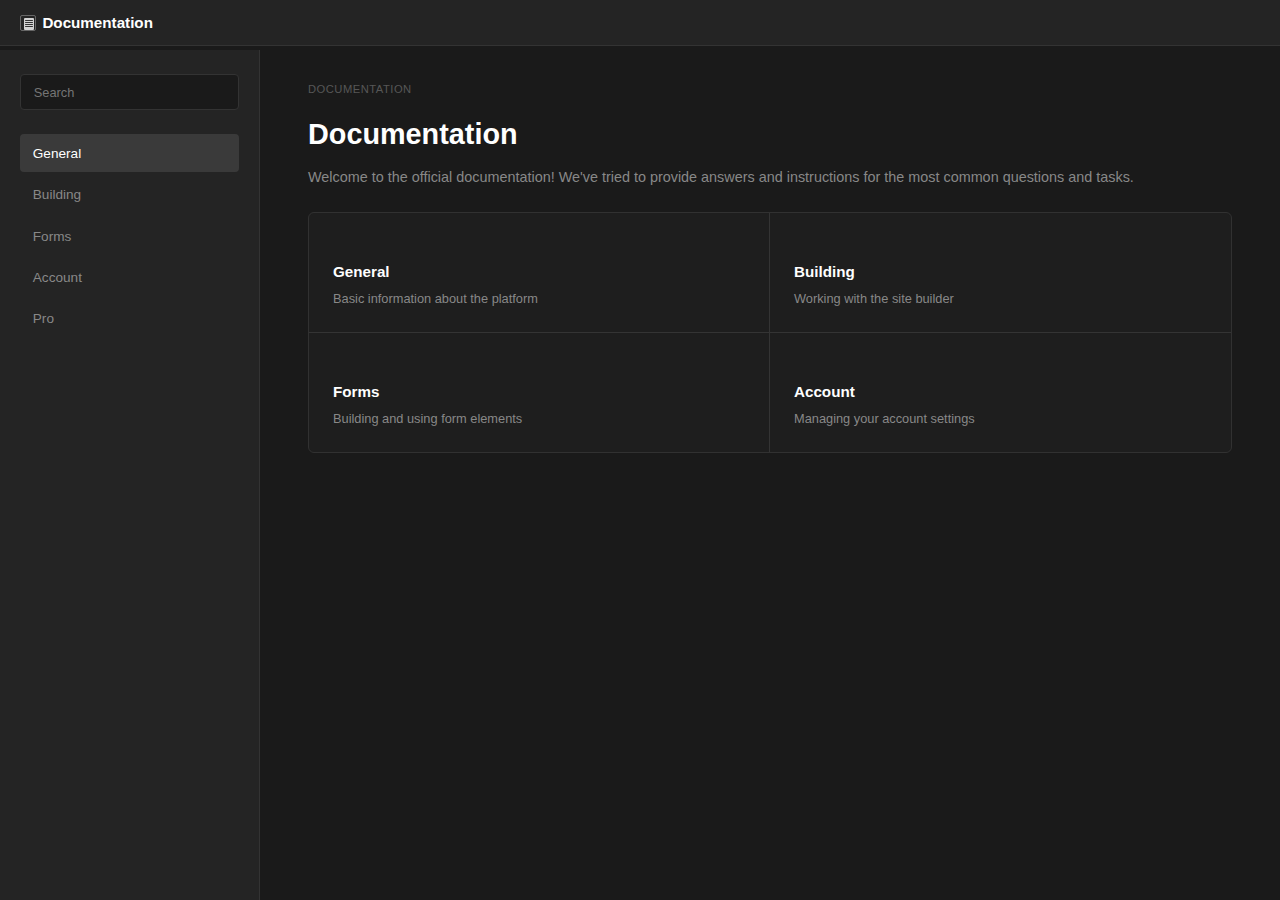
<file: index.html>
<!DOCTYPE html>
<html lang="en">
<head>
    <meta charset="UTF-8">
    <meta name="viewport" content="width=device-width, initial-scale=1.0">
    <title>Documentation</title>
    <link rel="stylesheet" href="styles.css">
</head>
<body>
   <header class="header">
    <div class="logo">
        <div class="logo-icon"></div>
        Documentation
    </div>
    <button class="hamburger" onclick="toggleSidebar()">
        <span></span>
        <span></span>
        <span></span>
    </button>
</header>

    <div class="container">
        <nav class="sidebar">
            <input type="text" placeholder="Search" class="search-input">
            <ul class="nav-menu">
                <li><a href="index.html" class="nav-link active">General</a></li>
                <li><a href="building.html" class="nav-link">Building</a></li>
                <li><a href="forms.html" class="nav-link">Forms</a></li>
                <li><a href="account.html" class="nav-link">Account</a></li>
                <li><a href="pro.html" class="nav-link">Pro</a></li>
            </ul>
        </nav>

        <main class="main-content">
    <div class="content-breadcrumb">DOCUMENTATION</div>
            <h1>Documentation</h1>
            <p>Welcome to the official documentation! We've tried to provide answers and instructions for the most common questions and tasks.</p>
            
            <div class="content-table">
                <div class="content-item">
                    <h3>General</h3>
                    <p>Basic information about the platform</p>
                </div>
                <div class="content-item">
                    <h3>Building</h3>
                    <p>Working with the site builder</p>
                </div>
                <div class="content-item">
                    <h3>Forms</h3>
                    <p>Building and using form elements</p>
                </div>
                <div class="content-item">
                    <h3>Account</h3>
                    <p>Managing your account settings</p>
                </div>
            </div>
        </main>
    </div>

    <script src="script.js"></script>
</body>
</html>
</file>
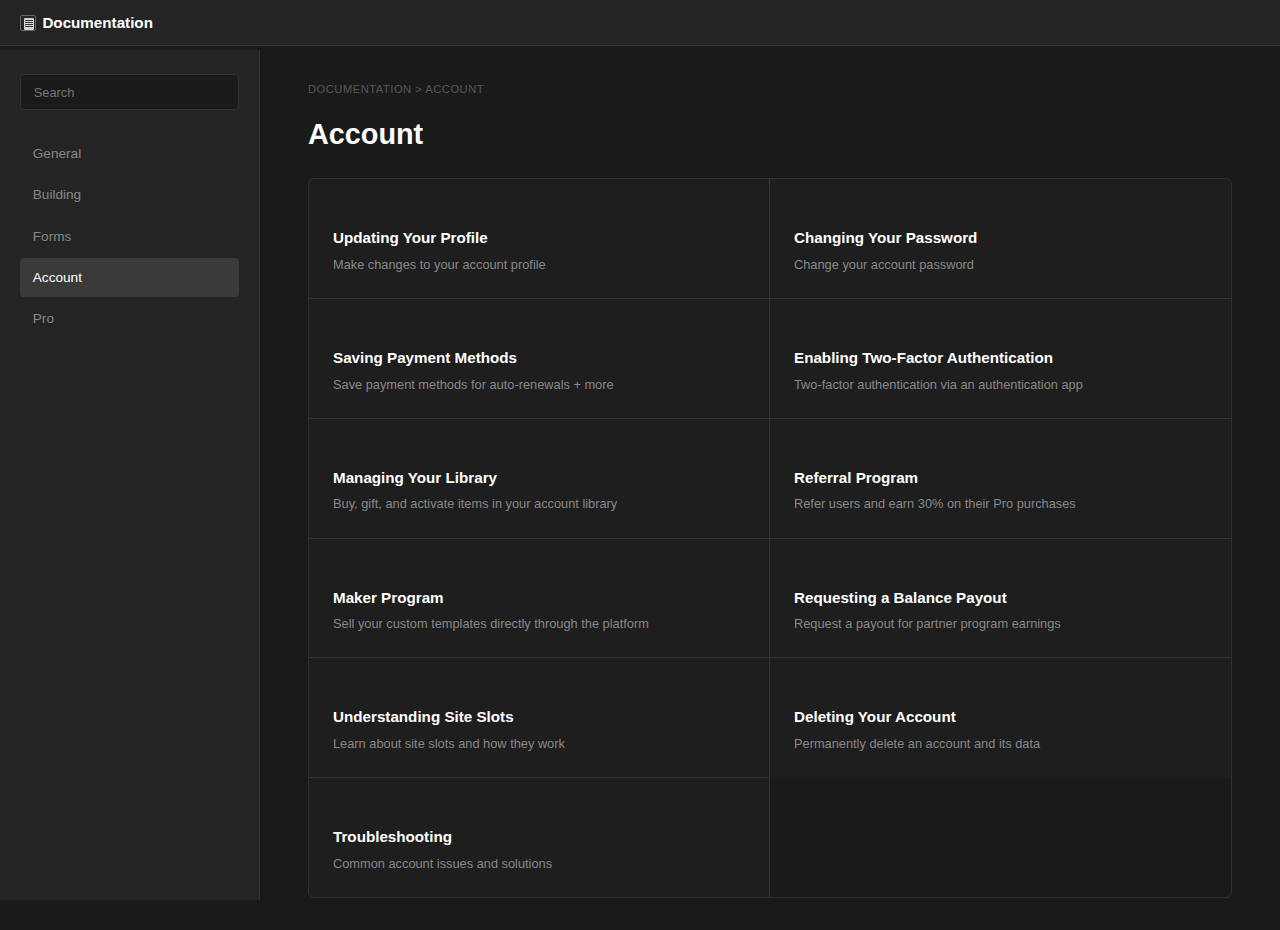
<file: account.html>
<!DOCTYPE html>
<html lang="en">
<head>
    <meta charset="UTF-8">
    <meta name="viewport" content="width=device-width, initial-scale=1.0">
    <title>Account - Documentation</title>
    <link rel="stylesheet" href="styles.css">
</head>
<body>
<header class="header">
    <div class="logo">
        <div class="logo-icon"></div>
        Documentation
    </div>
    <button class="hamburger" onclick="toggleSidebar()">
        <span></span>
        <span></span>
        <span></span>
    </button>
</header>

    <div class="container">
        <nav class="sidebar">
            <input type="text" placeholder="Search" class="search-input">
            <ul class="nav-menu">
                <li><a href="index.html" class="nav-link">General</a></li>
                <li><a href="building.html" class="nav-link">Building</a></li>
                <li><a href="forms.html" class="nav-link">Forms</a></li>
                <li><a href="account.html" class="nav-link active">Account</a></li>
                <li><a href="pro.html" class="nav-link">Pro</a></li>
            </ul>
        </nav>

        <main class="main-content">
    <div class="content-breadcrumb">DOCUMENTATION > ACCOUNT</div>
            <h1>Account</h1>
            
            <div class="content-table">
                <div class="content-item">
                    <h3>Updating Your Profile</h3>
                    <p>Make changes to your account profile</p>
                </div>
                <div class="content-item">
                    <h3>Changing Your Password</h3>
                    <p>Change your account password</p>
                </div>
                <div class="content-item">
                    <h3>Saving Payment Methods</h3>
                    <p>Save payment methods for auto-renewals + more</p>
                </div>
                <div class="content-item">
                    <h3>Enabling Two-Factor Authentication</h3>
                    <p>Two-factor authentication via an authentication app</p>
                </div>
                <div class="content-item">
                    <h3>Managing Your Library</h3>
                    <p>Buy, gift, and activate items in your account library</p>
                </div>
                <div class="content-item">
                    <h3>Referral Program</h3>
                    <p>Refer users and earn 30% on their Pro purchases</p>
                </div>
                <div class="content-item">
                    <h3>Maker Program</h3>
                    <p>Sell your custom templates directly through the platform</p>
                </div>
                <div class="content-item">
                    <h3>Requesting a Balance Payout</h3>
                    <p>Request a payout for partner program earnings</p>
                </div>
                <div class="content-item">
                    <h3>Understanding Site Slots</h3>
                    <p>Learn about site slots and how they work</p>
                </div>
                <div class="content-item">
                    <h3>Deleting Your Account</h3>
                    <p>Permanently delete an account and its data</p>
                </div>
                <div class="content-item">
                    <h3>Troubleshooting</h3>
                    <p>Common account issues and solutions</p>
                </div>
            </div>
        </main>
    </div>

    <script src="script.js"></script>
</body>
</html>
</file>
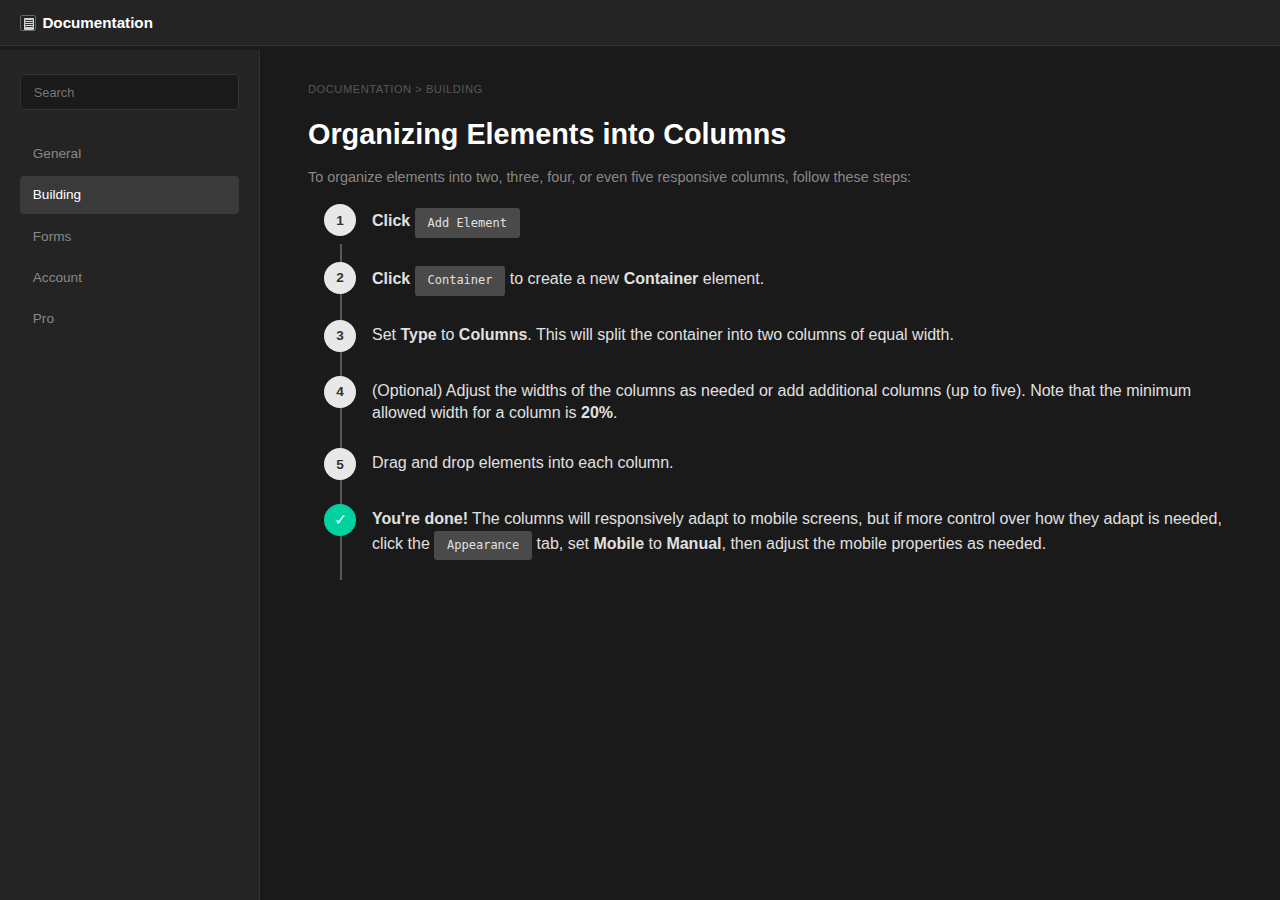
<file: building.html>
<!DOCTYPE html>
<html lang="en">
<head>
    <meta charset="UTF-8">
    <meta name="viewport" content="width=device-width, initial-scale=1.0">
    <title>Building - Documentation</title>
    <link rel="stylesheet" href="styles.css">
</head>
<body>
  <header class="header">
    <div class="logo">
        <div class="logo-icon"></div>
        Documentation
    </div>
    <button class="hamburger" onclick="toggleSidebar()">
        <span></span>
        <span></span>
        <span></span>
    </button>
</header>

    <div class="container">
        <nav class="sidebar">
            <input type="text" placeholder="Search" class="search-input">
            <ul class="nav-menu">
                <li><a href="index.html" class="nav-link">General</a></li>
                <li><a href="building.html" class="nav-link active">Building</a></li>
                <li><a href="forms.html" class="nav-link">Forms</a></li>
                <li><a href="account.html" class="nav-link">Account</a></li>
                <li><a href="pro.html" class="nav-link">Pro</a></li>
            </ul>
        </nav>

        <main class="main-content">
    <div class="content-breadcrumb">DOCUMENTATION > BUILDING</div>
            <h1>Organizing Elements into Columns</h1>
            <p>To organize elements into two, three, four, or even five responsive columns, follow these steps:</p>
            <div class="timeline-container">
    <div class="timeline-step">
        <div class="step-number">1</div>
        <div class="step-content">
            <strong>Click</strong> <span class="carrd-button">Add Element</span>
        </div>
    </div>

    <div class="timeline-step">
        <div class="step-number">2</div>
        <div class="step-content">
            <strong>Click</strong> <span class="carrd-button">Container</span> to create a new <strong>Container</strong> element.
        </div>
    </div>

    <div class="timeline-step">
        <div class="step-number">3</div>
        <div class="step-content">
            Set <strong>Type</strong> to <strong>Columns</strong>. This will split the container into two columns of equal width.
        </div>
    </div>

    <div class="timeline-step">
        <div class="step-number">4</div>
        <div class="step-content">
            (Optional) Adjust the widths of the columns as needed or add additional columns (up to five). Note that the minimum allowed width for a column is <strong>20%</strong>.
        </div>
    </div>

    <div class="timeline-step">
        <div class="step-number">5</div>
        <div class="step-content">
            Drag and drop elements into each column.
        </div>
    </div>

    <div class="timeline-step">
        <div class="step-check">✓</div>
        <div class="step-content">
            <strong>You're done!</strong> The columns will responsively adapt to mobile screens, but if more control over how they adapt is needed, click the <span class="carrd-button">Appearance</span> tab, set <strong>Mobile</strong> to <strong>Manual</strong>, then adjust the mobile properties as needed.
        </div>
    </div>
</div>
</file>
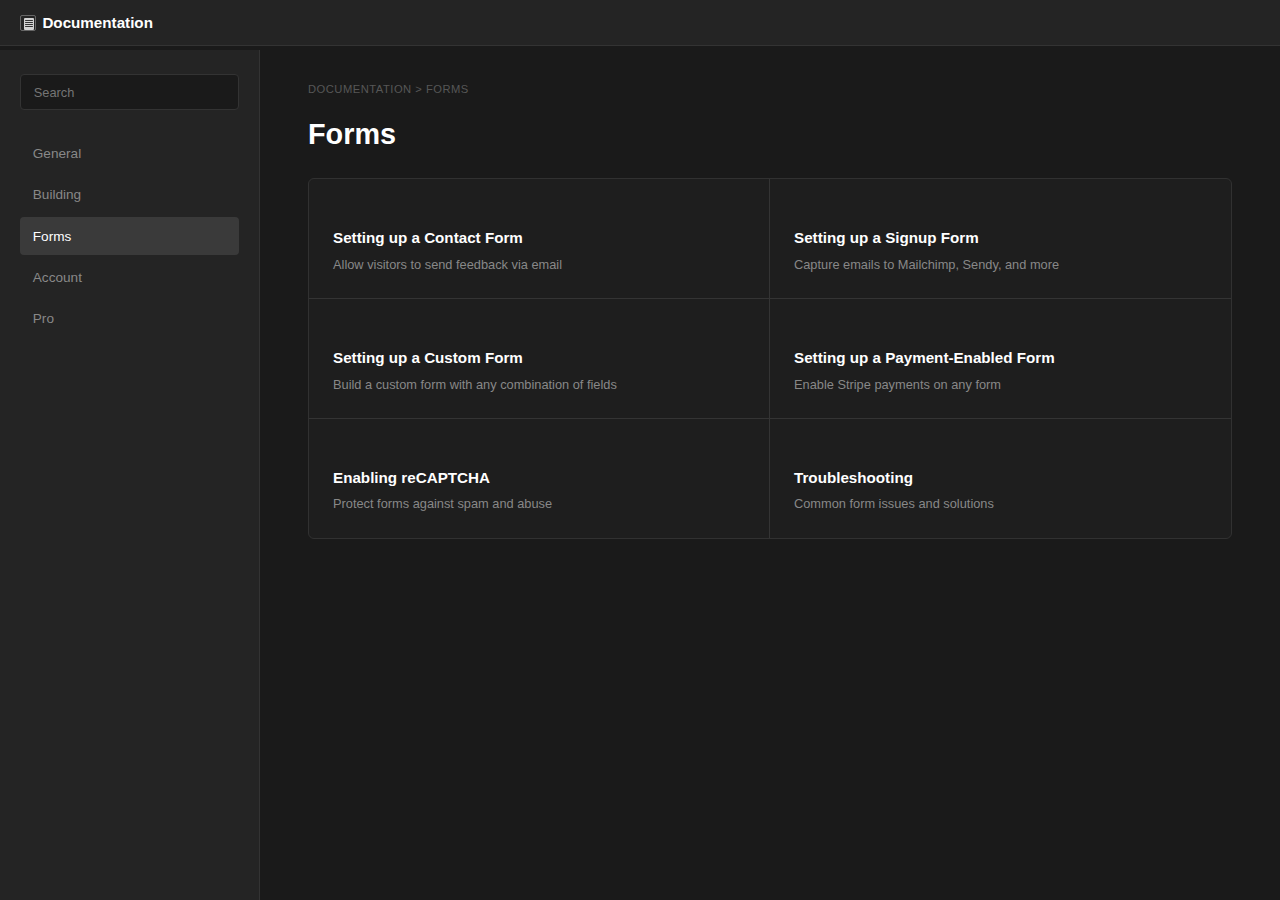
<file: forms.html>
<!DOCTYPE html>
<html lang="en">
<head>
    <meta charset="UTF-8">
    <meta name="viewport" content="width=device-width, initial-scale=1.0">
    <title>Forms - Documentation</title>
    <link rel="stylesheet" href="styles.css">
</head>
<body>
   <header class="header">
    <div class="logo">
        <div class="logo-icon"></div>
        Documentation
    </div>
    <button class="hamburger" onclick="toggleSidebar()">
        <span></span>
        <span></span>
        <span></span>
    </button>
</header>

    <div class="container">
        <nav class="sidebar">
            <input type="text" placeholder="Search" class="search-input">
            <ul class="nav-menu">
                <li><a href="index.html" class="nav-link">General</a></li>
                <li><a href="building.html" class="nav-link">Building</a></li>
                <li><a href="forms.html" class="nav-link active">Forms</a></li>
                <li><a href="account.html" class="nav-link">Account</a></li>
                <li><a href="pro.html" class="nav-link">Pro</a></li>
            </ul>
        </nav>

        <main class="main-content">
    <div class="content-breadcrumb">DOCUMENTATION > FORMS</div>
            <h1>Forms</h1>
            
            <div class="content-table">
                <div class="content-item">
                    <h3>Setting up a Contact Form</h3>
                    <p>Allow visitors to send feedback via email</p>
                </div>
                <div class="content-item">
                    <h3>Setting up a Signup Form</h3>
                    <p>Capture emails to Mailchimp, Sendy, and more</p>
                </div>
                <div class="content-item">
                    <h3>Setting up a Custom Form</h3>
                    <p>Build a custom form with any combination of fields</p>
                </div>
                <div class="content-item">
                    <h3>Setting up a Payment-Enabled Form</h3>
                    <p>Enable Stripe payments on any form</p>
                </div>
                <div class="content-item">
                    <h3>Enabling reCAPTCHA</h3>
                    <p>Protect forms against spam and abuse</p>
                </div>
                <div class="content-item">
                    <h3>Troubleshooting</h3>
                    <p>Common form issues and solutions</p>
                </div>
            </div>
        </main>
    </div>

    <script src="script.js"></script>
</body>
</html>
</file>
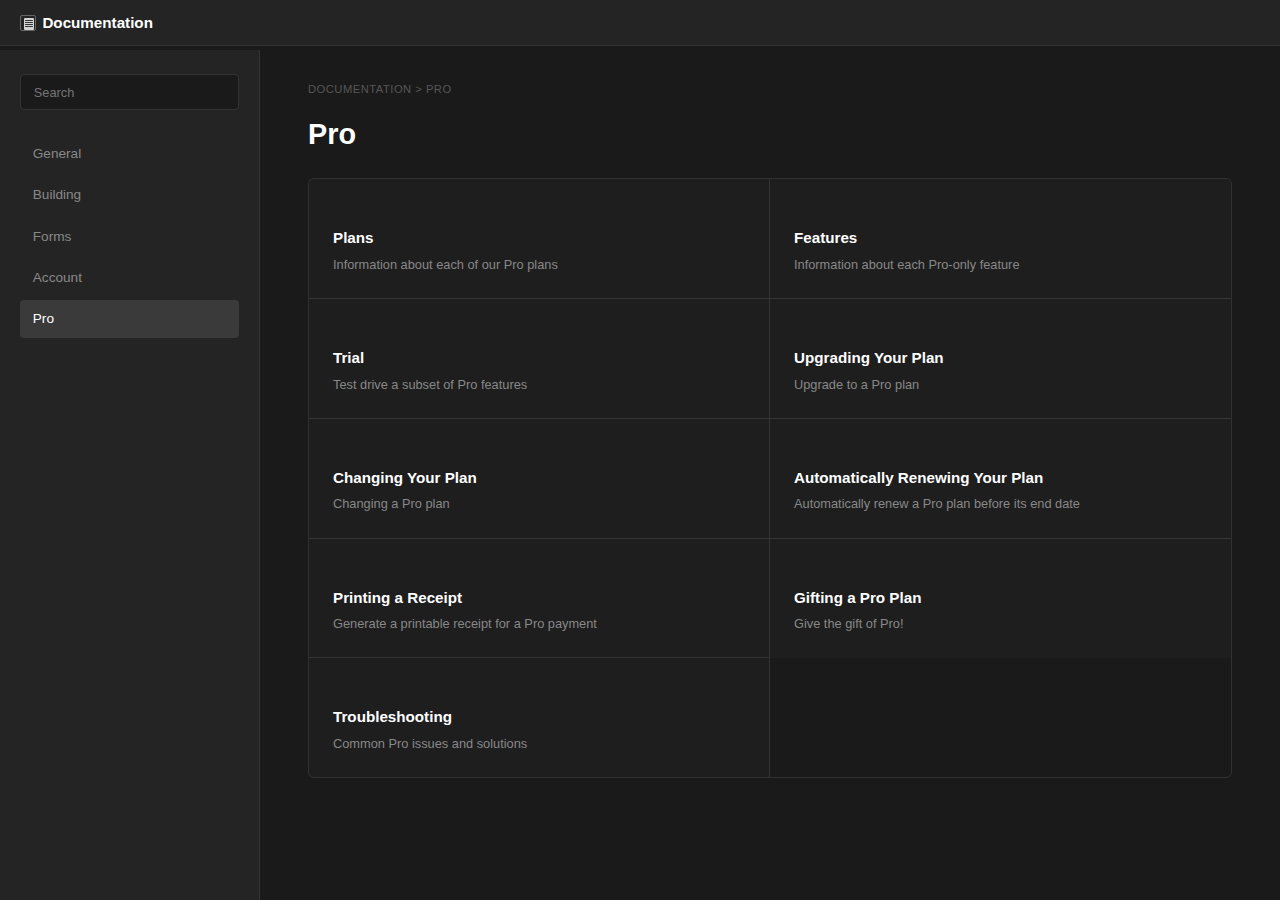
<file: pro.html>
<!DOCTYPE html>
<html lang="en">
<head>
    <meta charset="UTF-8">
    <meta name="viewport" content="width=device-width, initial-scale=1.0">
    <title>Pro - Documentation</title>
    <link rel="stylesheet" href="styles.css">
</head>
<body>
   <header class="header">
    <div class="logo">
        <div class="logo-icon"></div>
        Documentation
    </div>
    <button class="hamburger" onclick="toggleSidebar()">
        <span></span>
        <span></span>
        <span></span>
    </button>
</header>

    <div class="container">
        <nav class="sidebar">
            <input type="text" placeholder="Search" class="search-input">
            <ul class="nav-menu">
                <li><a href="index.html" class="nav-link">General</a></li>
                <li><a href="building.html" class="nav-link">Building</a></li>
                <li><a href="forms.html" class="nav-link">Forms</a></li>
                <li><a href="account.html" class="nav-link">Account</a></li>
                <li><a href="pro.html" class="nav-link active">Pro</a></li>
            </ul>
        </nav>

        <main class="main-content">
    <div class="content-breadcrumb">DOCUMENTATION > PRO</div>
            <h1>Pro</h1>
            
            <div class="content-table">
                <div class="content-item">
                    <h3>Plans</h3>
                    <p>Information about each of our Pro plans</p>
                </div>
                <div class="content-item">
                    <h3>Features</h3>
                    <p>Information about each Pro-only feature</p>
                </div>
                <div class="content-item">
                    <h3>Trial</h3>
                    <p>Test drive a subset of Pro features</p>
                </div>
                <div class="content-item">
                    <h3>Upgrading Your Plan</h3>
                    <p>Upgrade to a Pro plan</p>
                </div>
                <div class="content-item">
                    <h3>Changing Your Plan</h3>
                    <p>Changing a Pro plan</p>
                </div>
                <div class="content-item">
                    <h3>Automatically Renewing Your Plan</h3>
                    <p>Automatically renew a Pro plan before its end date</p>
                </div>
                <div class="content-item">
                    <h3>Printing a Receipt</h3>
                    <p>Generate a printable receipt for a Pro payment</p>
                </div>
                <div class="content-item">
                    <h3>Gifting a Pro Plan</h3>
                    <p>Give the gift of Pro!</p>
                </div>
                <div class="content-item">
                    <h3>Troubleshooting</h3>
                    <p>Common Pro issues and solutions</p>
                </div>
            </div>
        </main>
    </div>

    <script src="script.js"></script>
</body>
</html>
</file>
<file: styles.css>
* {
    margin: 0;
    padding: 0;
    box-sizing: border-box;
}

body {
    font-family: Arial, sans-serif;
    background: #1a1a1a;
    color: #ffffff;
    line-height: 1.4;
}

/* Header */
.header {
    background: #242424;
    padding: 0.75rem 1.25rem;
    display: flex;
    justify-content: space-between;
    align-items: center;
    border-bottom: 1px solid #333;
    position: fixed;
    top: 0;
    width: 100%;
    z-index: 100;
}

.logo {
    color: #ffffff;
    font-size: 0.95rem;
    font-weight: 600;
    display: flex;
    align-items: center;
    gap: 0.4rem;
}

.logo-icon {
    width: 16px;
    height: 16px;
    background: #4c6ef5;
    border-radius: 2px;
}

.breadcrumb {
    color: #888;
    font-size: 0.8rem;
}

.container {
    display: flex;
    min-height: 100vh;
    padding-top: 50px;
}

/* Sidebar */
.sidebar {
    width: 260px;
    background: #242424;
    padding: 1.5rem 1.25rem;
    border-right: 1px solid #333;
    position: fixed;
    height: calc(100vh - 50px);
    overflow-y: auto;
    top: 50px;
}

.search-input {
    width: 100%;
    padding: 0.6rem 0.8rem;
    background: #1a1a1a;
    border: 1px solid #333;
    border-radius: 4px;
    color: #888;
    font-size: 0.8rem;
    font-family: Arial, sans-serif;
    margin-bottom: 1.5rem;
}

.nav-menu {
    list-style: none;
}

.nav-menu li {
    margin-bottom: 0.2rem;
}

.nav-link {
    display: block;
    padding: 0.6rem 0.8rem;
    color: #888;
    text-decoration: none;
    border-radius: 4px;
    transition: all 0.15s ease;
    font-size: 0.85rem;
}

.nav-link:hover {
    background: rgba(255,255,255,0.05);
    color: #ffffff;
}

.nav-link.active {
    background: rgba(255,255,255,0.1);
    color: #ffffff;
}

/* Main content */
.main-content {
    margin-left: 260px;
    padding: 2.5rem 3rem;
    width: calc(100% - 260px);
}

h1 {
    font-size: 1.8rem;
    margin-bottom: 0.8rem;
    font-weight: 600;
    color: #ffffff;
}

h2 {
    font-size: 1.4rem;
    margin: 2rem 0 1rem 0;
    color: #ffffff;
}

h3 {
    font-size: 1.1rem;
    margin: 1.5rem 0 0.5rem 0;
    color: #ffffff;
}

p {
    color: #888;
    font-size: 0.9rem;
    margin-bottom: 1rem;
    line-height: 1.5;
}

/* Timeline styles */
.timeline-step {
    display: flex;
    align-items: flex-start;
    margin-bottom: 1.5rem;
    gap: 1rem;
}

.step-number {
    min-width: 32px;
    height: 32px;
    background: #6c5ce7;
    color: white;
    border-radius: 50%;
    display: flex;
    align-items: center;
    justify-content: center;
    font-size: 0.85rem;
    font-weight: 600;
    flex-shrink: 0;
}

.step-check {
    min-width: 32px;
    height: 32px;
    background: #00d2a0;
    color: white;
    border-radius: 50%;
    display: flex;
    align-items: center;
    justify-content: center;
    font-size: 1rem;
    flex-shrink: 0;
}

.step-content {
    flex: 1;
    padding-top: 0.25rem;
    color: #e0e0e0;
}

/* Buttons */
.carrd-button {
    background: #4a4a4a;
    color: #e0e0e0;
    border: none;
    padding: 0.4rem 0.8rem;
    border-radius: 3px;
    font-size: 0.75rem;
    font-family: monospace;
    display: inline-flex;
    align-items: center;
    gap: 0.3rem;
}

/* Content table */
.content-table {
    display: grid;
    grid-template-columns: 1fr 1fr;
    gap: 0;
    margin-top: 1.5rem;
    border: 1px solid rgba(255,255,255,0.1);
    border-radius: 6px;
    overflow: hidden;
}

.content-item {
    background: rgba(255,255,255,0.02);
    padding: 1.5rem;
    border-right: 1px solid rgba(255,255,255,0.1);
    border-bottom: 1px solid rgba(255,255,255,0.1);
}

.content-item:nth-child(even) {
    border-right: none;
}

.content-item:nth-last-child(-n+2) {
    border-bottom: none;
}

.content-item h3 {
    font-size: 0.95rem;
    margin-bottom: 0.4rem;
    color: #ffffff;
}

.content-item p {
    color: #888;
    font-size: 0.8rem;
    margin: 0;
}

/* Reference table */
.reference-table {
    width: 100%;
    margin: 1.5rem 0;
    border-collapse: collapse;
}

.reference-table td {
    padding: 0.75rem 1rem;
    border-bottom: 1px solid rgba(255,255,255,0.1);
    vertical-align: top;
}

.reference-table td:first-child {
    font-family: monospace;
    font-size: 0.75rem;
    background: #4a4a4a;
    color: #e0e0e0;
    border-radius: 3px;
    width: 200px;
}

.reference-table td:last-child {
    color: #888;
    font-size: 0.85rem;
}
/* Update the logo section */
.logo-icon {
    width: 16px;
    height: 16px;
    background: #4c6ef5;
    border-radius: 2px;
    position: relative;
}

.logo-icon::before {
    content: "📄";
    position: absolute;
    top: -2px;
    left: 1px;
    font-size: 12px;
    color: white;
}

/* Timeline connecting line */
.timeline-container {
    position: relative;
    padding-left: 1rem;
}

.timeline-container::before {
    content: '';
    position: absolute;
    left: 32px;
    top: 40px;
    bottom: -20px;
    width: 2px;
    background: rgba(108, 92, 231, 0.3);
    z-index: 0;
}

/* Update timeline step positioning */
.timeline-step {
    display: flex;
    align-items: flex-start;
    margin-bottom: 1.5rem;
    gap: 1rem;
    position: relative;
    z-index: 1;
}

/* Make sure the last step doesn't show the line */
.timeline-container .timeline-step:last-child::after {
    content: '';
    position: absolute;
    left: -16px;
    bottom: -20px;
    width: 2px;
    height: 20px;
    background: #1a1a1a;
    z-index: 2;
}
/* Professional document icon using CSS */
.logo-icon {
    width: 16px;
    height: 16px;
    background: #4c6ef5;
    border-radius: 2px;
    position: relative;
}

.logo-icon::before {
    content: '';
    position: absolute;
    top: 2px;
    left: 3px;
    width: 10px;
    height: 12px;
    background: white;
    border-radius: 1px;
}

.logo-icon::after {
    content: '';
    position: absolute;
    top: 4px;
    left: 4px;
    width: 8px;
    height: 1px;
    background: #4c6ef5;
    border-radius: 0.5px;
    box-shadow: 
        0 2px 0 #4c6ef5,
        0 4px 0 #4c6ef5,
        0 6px 0 #4c6ef5;
}

/* Updated timeline colors - gray instead of purple */
.step-number {
    min-width: 32px;
    height: 32px;
    background: #E8E8E8;
    color: #333;
    border-radius: 50%;
    display: flex;
    align-items: center;
    justify-content: center;
    font-size: 0.85rem;
    font-weight: 600;
    flex-shrink: 0;
}

/* Timeline connecting line - lighter gray */
.timeline-container::before {
    content: '';
    position: absolute;
    left: 32px;
    top: 40px;
    bottom: -20px;
    width: 2px;
    background: rgba(232, 232, 232, 0.3);
    z-index: 0;
}

/* Enhanced table hover animations */
.content-item {
    background: rgba(255,255,255,0.02);
    padding: 1.5rem;
    border-right: 1px solid rgba(255,255,255,0.1);
    border-bottom: 1px solid rgba(255,255,255,0.1);
    transition: all 0.3s ease;
    cursor: pointer;
}

.content-item:hover {
    background: rgba(255,255,255,0.08);
    border-color: rgba(255,255,255,0.2);
    transform: translateY(-2px);
    box-shadow: 0 4px 12px rgba(0,0,0,0.3);
}

/* Smooth transitions for all interactive elements */
.nav-link {
    display: block;
    padding: 0.6rem 0.8rem;
    color: #888;
    text-decoration: none;
    border-radius: 4px;
    transition: all 0.2s ease;
    font-size: 0.85rem;
}

.nav-link:hover {
    background: rgba(255,255,255,0.08);
    color: #ffffff;
    transform: translateX(3px);
}

/* Button hover effects */
.carrd-button {
    background: #4a4a4a;
    color: #e0e0e0;
    border: none;
    padding: 0.4rem 0.8rem;
    border-radius: 3px;
    font-size: 0.75rem;
    font-family: monospace;
    display: inline-flex;
    align-items: center;
    gap: 0.3rem;
    transition: all 0.2s ease;
    cursor: pointer;
}

.carrd-button:hover {
    background: #555;
    transform: translateY(-1px);
    box-shadow: 0 2px 4px rgba(0,0,0,0.2);
}
/* Transparent document icon */
.logo-icon {
    width: 16px;
    height: 16px;
    background: transparent;
    border: 1px solid rgba(255,255,255,0.3);
    border-radius: 2px;
    position: relative;
}

.logo-icon::before {
    content: '';
    position: absolute;
    top: 2px;
    left: 3px;
    width: 10px;
    height: 12px;
    background: rgba(255,255,255,0.8);
    border-radius: 1px;
}

.logo-icon::after {
    content: '';
    position: absolute;
    top: 4px;
    left: 4px;
    width: 8px;
    height: 1px;
    background: #333;
    border-radius: 0.5px;
    box-shadow: 
        0 2px 0 #333,
        0 4px 0 #333,
        0 6px 0 #333;
}

/* Hamburger menu */
.hamburger {
    background: none;
    border: none;
    color: #888;
    font-size: 1rem;
    cursor: pointer;
    padding: 0.4rem;
    display: flex;
    flex-direction: column;
    gap: 3px;
    transition: all 0.2s ease;
}

.hamburger span {
    width: 18px;
    height: 2px;
    background: #888;
    border-radius: 1px;
    transition: all 0.2s ease;
}

.hamburger:hover {
    color: #ffffff;
}

.hamburger:hover span {
    background: #ffffff;
}

/* Enhanced breadcrumb styling */
.breadcrumb {
    color: #666;
    font-size: 0.75rem;
    font-weight: 500;
    letter-spacing: 0.5px;
    text-transform: uppercase;
    background: rgba(255,255,255,0.05);
    padding: 0.3rem 0.8rem;
    border-radius: 12px;
    border: 1px solid rgba(255,255,255,0.08);
}

/* Update header layout for better spacing */
.header {
    background: #242424;
    padding: 0.75rem 1.25rem;
    display: flex;
    justify-content: space-between;
    align-items: center;
    border-bottom: 1px solid #333;
    position: fixed;
    top: 0;
    width: 100%;
    z-index: 100;
}

/* Mobile responsive hamburger */
@media (max-width: 768px) {
    .hamburger {
        display: block;
    }
    
    .sidebar {
        transform: translateX(-100%);
        transition: transform 0.3s ease;
    }
    
    .sidebar.active {
        transform: translateX(0);
    }
}

/* Desktop hide hamburger */
@media (min-width: 769px) {
    .hamburger {
        display: none;
    }
}
/* Remove breadcrumb from header */
.header {
    background: #242424;
    padding: 0.75rem 1.25rem;
    display: flex;
    justify-content: space-between;
    align-items: center;
    border-bottom: 1px solid #333;
    position: fixed;
    top: 0;
    width: 100%;
    z-index: 100;
}

/* Breadcrumb styling for content area */
.content-breadcrumb {
    color: #666;
    font-size: 0.7rem;
    font-weight: 500;
    letter-spacing: 0.5px;
    text-transform: uppercase;
    margin-bottom: 1rem;
    opacity: 0.8;
}

/* Adjust main content spacing */
.main-content {
    margin-left: 260px;
    padding: 2rem 3rem;
    width: calc(100% - 260px);
}

/* H1 spacing adjustment */
h1 {
    font-size: 1.8rem;
    margin-bottom: 0.8rem;
    font-weight: 600;
    color: #ffffff;
    margin-top: 0;
}
</file>
